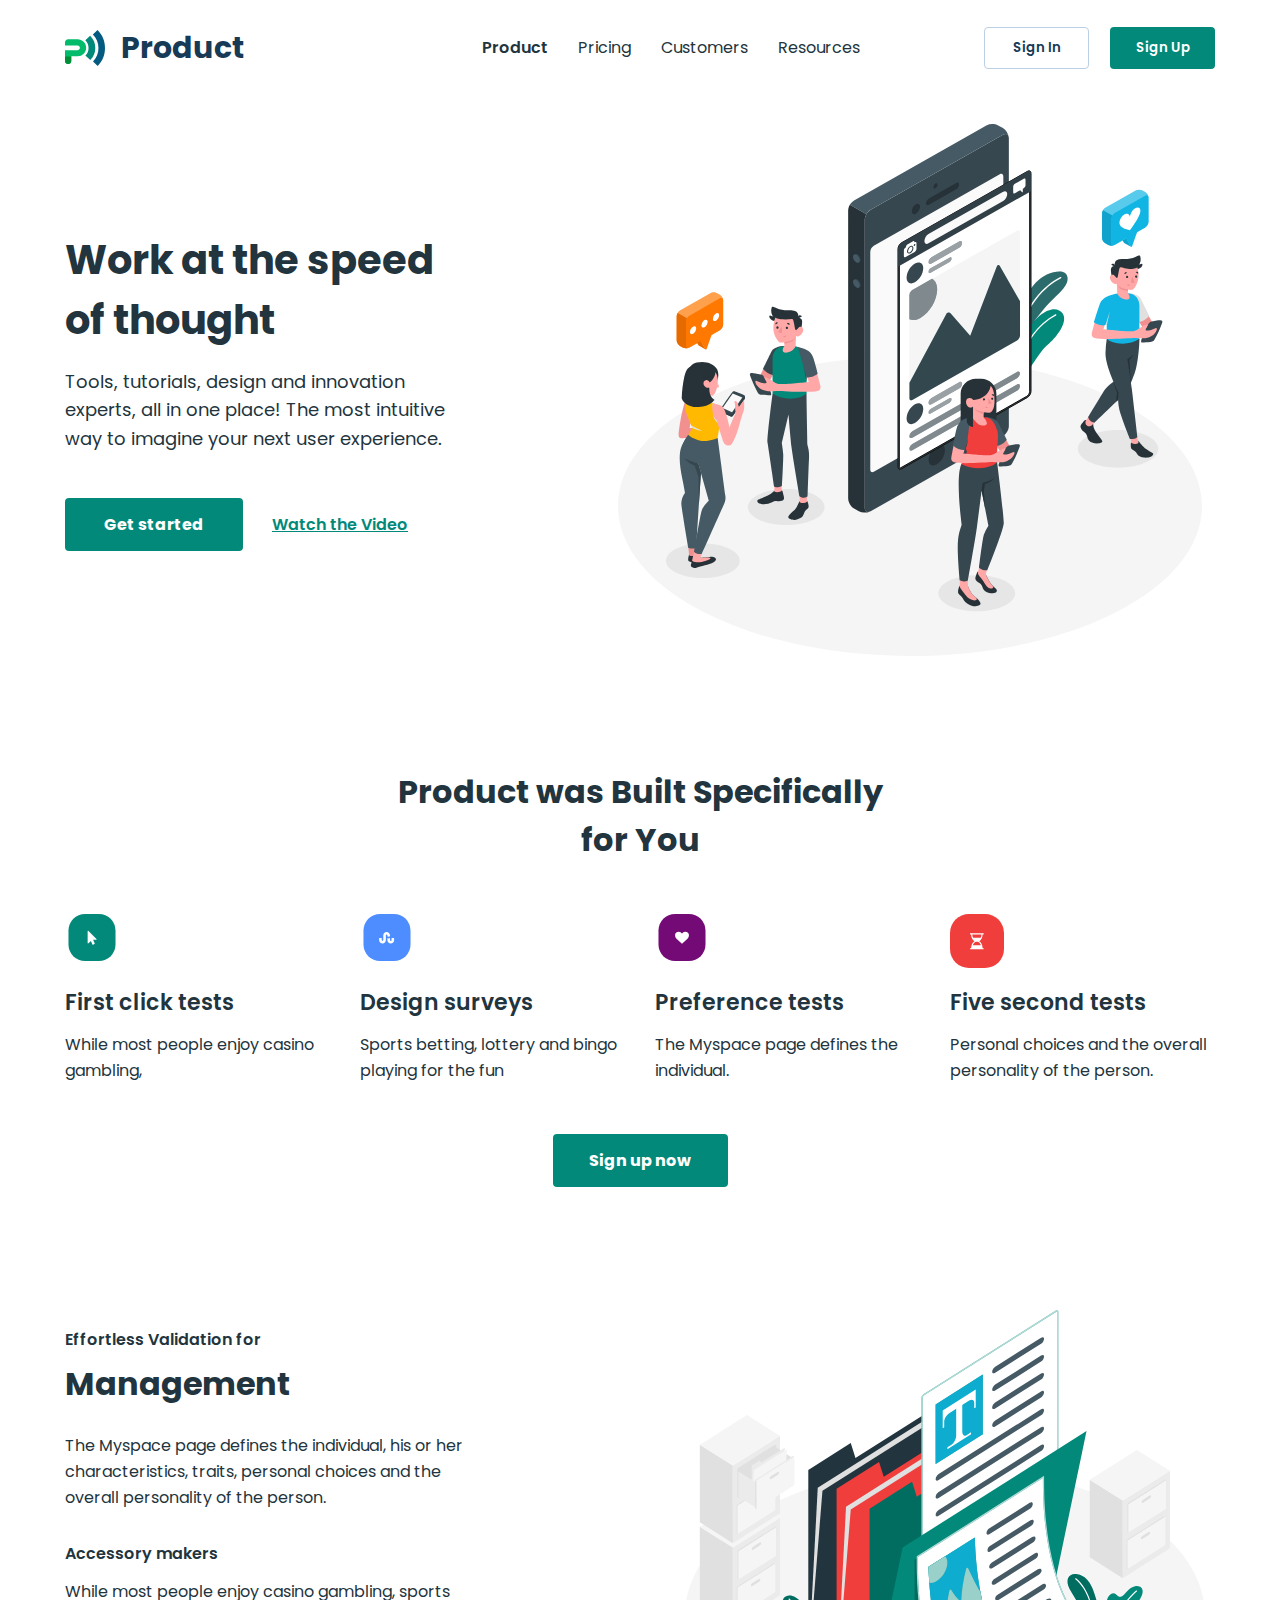
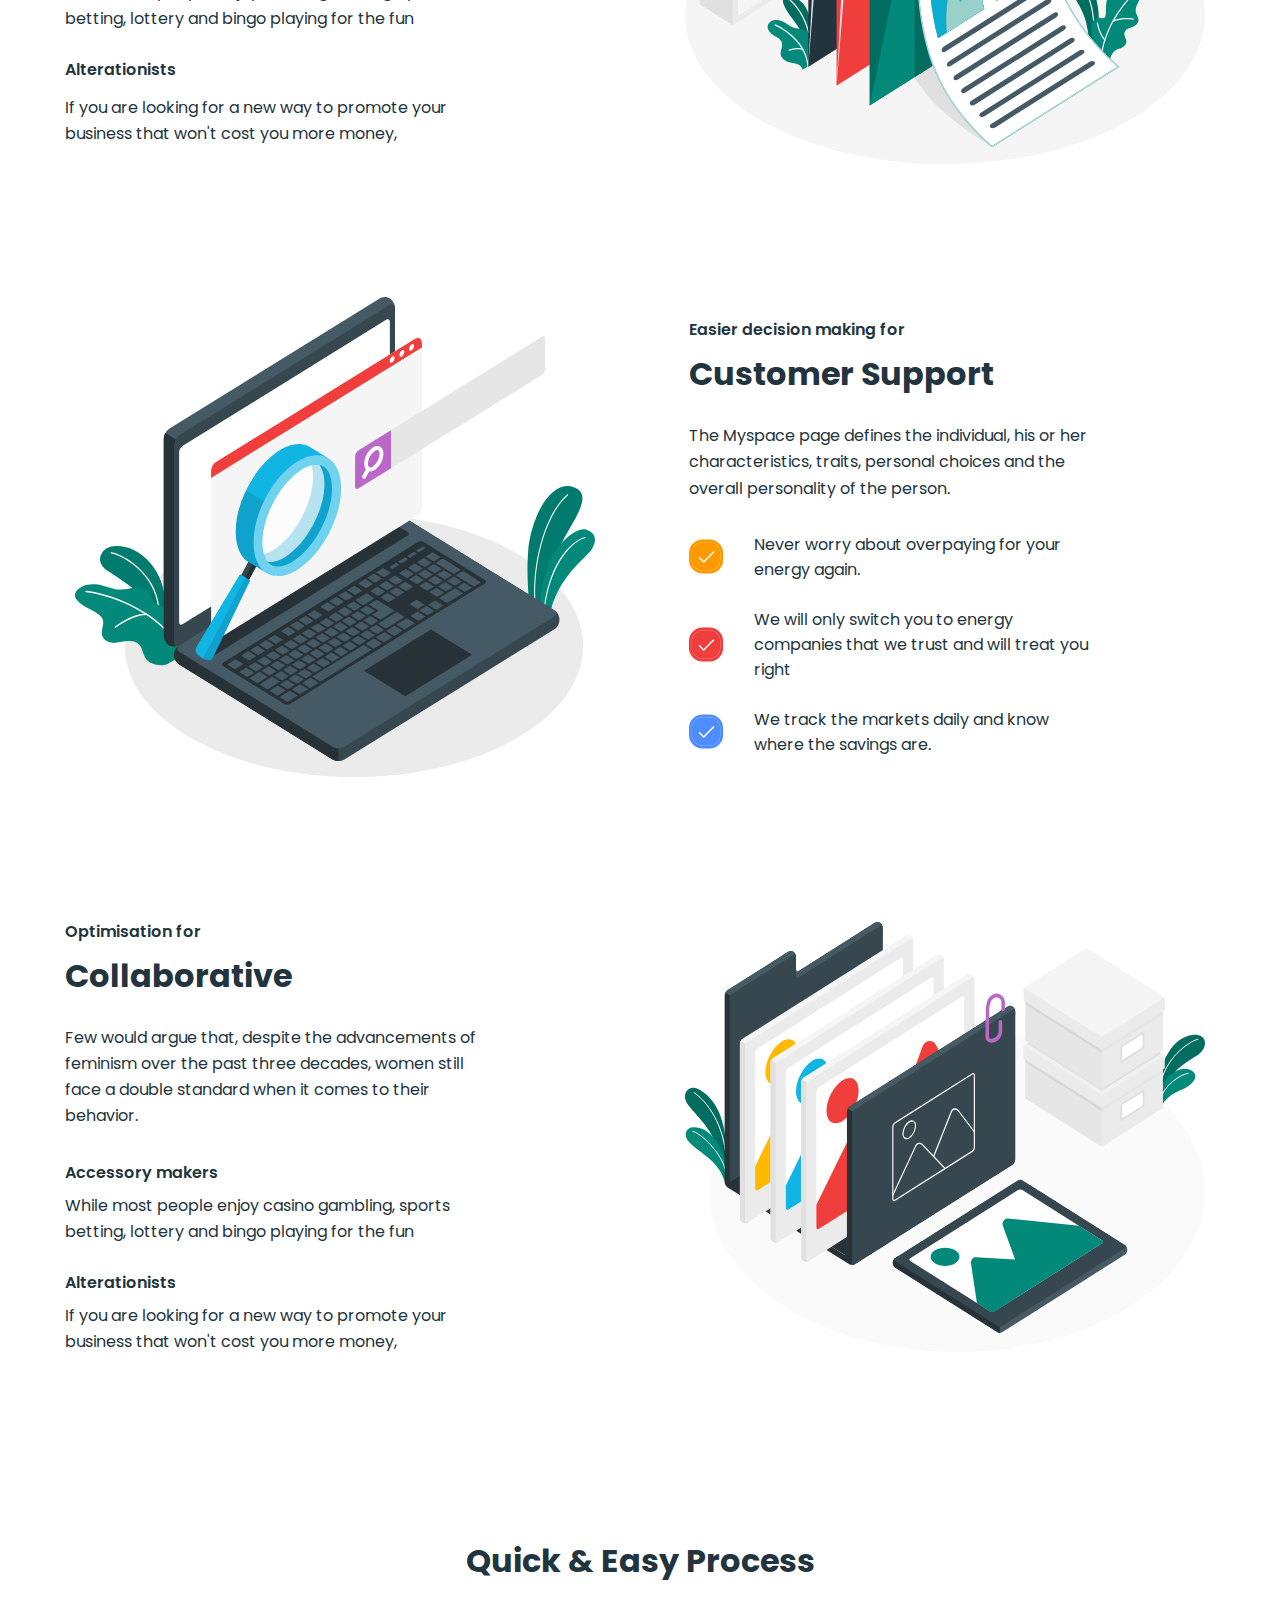
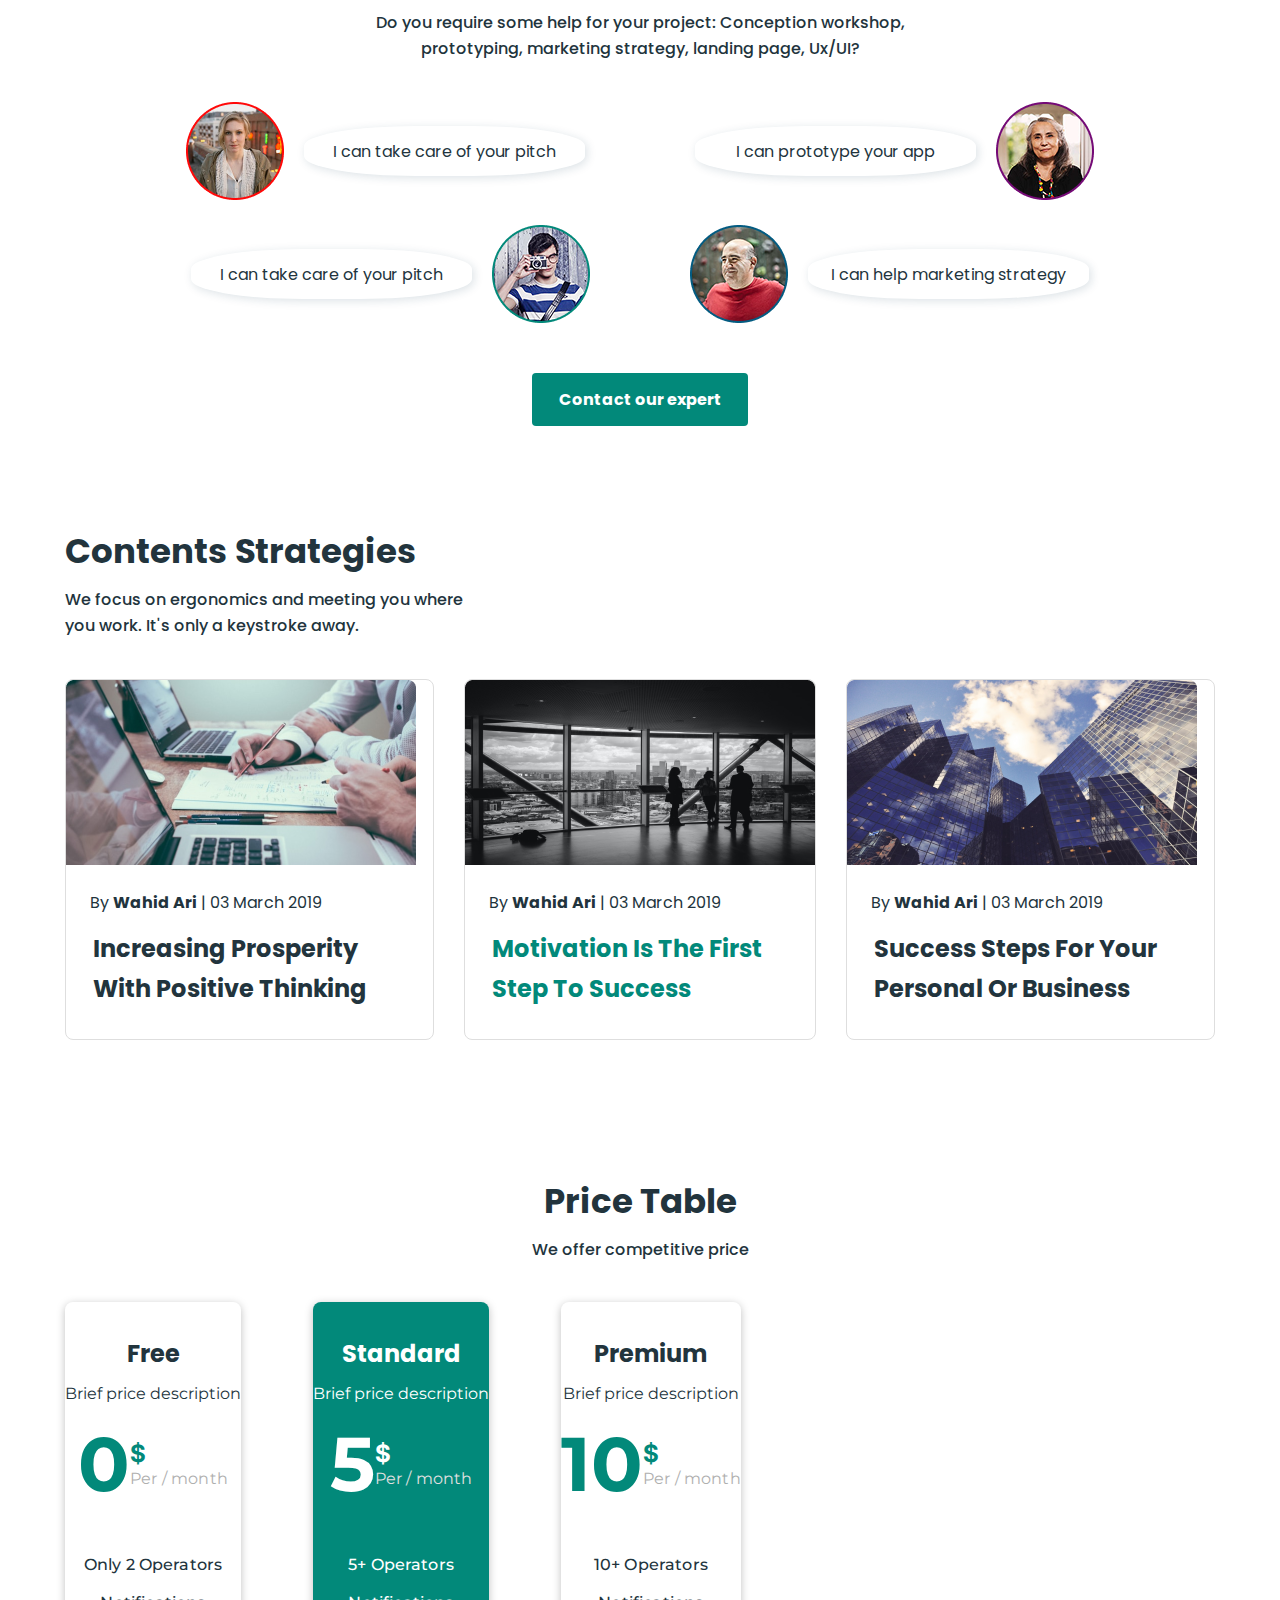
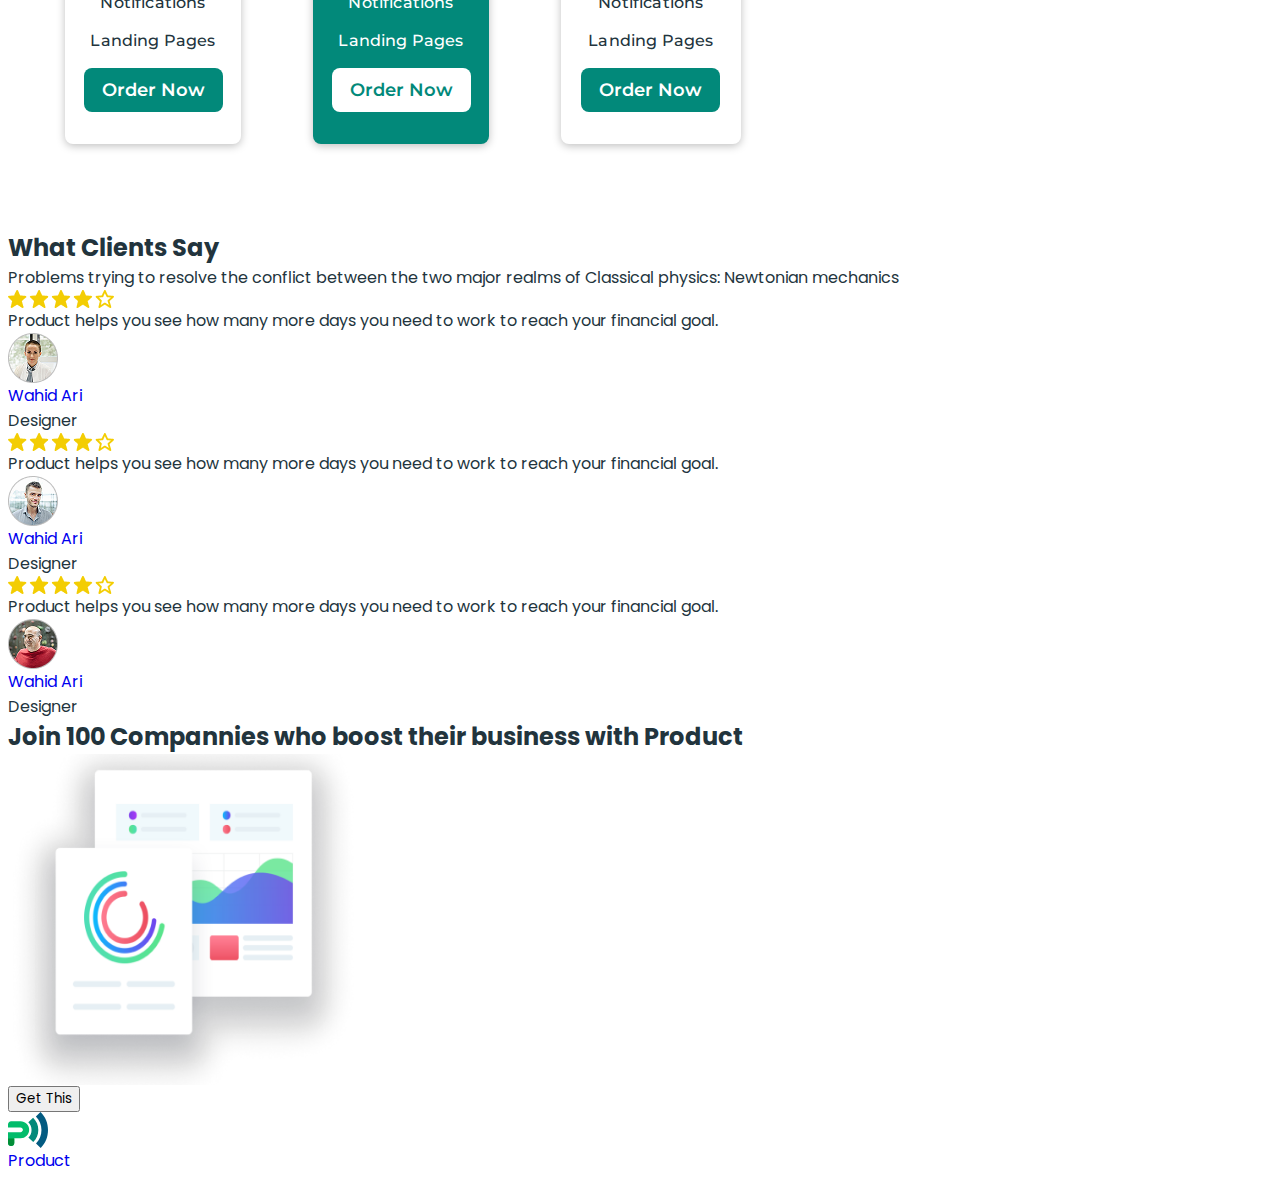
<file: index.html>
<!DOCTYPE html>
<html lang="en">
  
<head>

    <meta charset="UTF-8" />
    <meta name="viewport" content="width=device-width, initial-scale=1.0" />
    
    <!--modern normalise-->
    <link rel="stylesheet" href="https://cdnjs.cloudflare.com/ajax/libs/modern-normalize/3.0.1/modern-normalize.min.css" integrity="sha512-q6WgHqiHlKyOqslT/lgBgodhd03Wp4BEqKeW6nNtlOY4quzyG3VoQKFrieaCeSnuVseNKRGpGeDU3qPmabCANg==" crossorigin="anonymous" referrerpolicy="no-referrer" />
    
    <!--fonts-->
    <link rel="preconnect" href="https://fonts.googleapis.com">
    <link rel="preconnect" href="https://fonts.gstatic.com" crossorigin>
    <link href="https://fonts.googleapis.com/css2?family=Inter:opsz,wght@500;700&family=Montserrat:wght@400;500;600;700&family=Poppins:wght@400;500;600;700;800&family=Roboto:wght@400;500;700;900&display=swap" rel="stylesheet">
    
    <!--css-->
    <link rel="stylesheet" href="./css/styles.css">
    
    <title>Business promotion</title>

  </head>
  
  <body>

    <!-- HEADER -->
    
    <header class="header">

      <div class="container header-container">
        <a class="header-logo logo" href="./index.html">
          <img class="header-logo-img" src="./images/logo.svg" alt="logo" width="40" height="36" />
          Product
        </a>
        <nav class="header-nav">
          <ul class="header-nav-list">
            <li class="header-nav-item"><a class="header-nav-link current" href="./index.html">Product</a></li>
            <li class="header-nav-item"><a class="header-nav-link" href="./pricing.html">Pricing</a></li>
            <li class="header-nav-item"><a class="header-nav-link" href="./customers.html">Customers</a></li>
            <li class="header-nav-item"><a class="header-nav-link" href="">Resources</a></li>
          </ul>
        </nav>
        <ul class="header-btn-list">
          <li class="header-btn-item"><button class="header-btn-first" type="button">Sign In</button></li>
          <li class="header-btn-item"><button class="header-btn-second" type="button">Sign Up</button></li>
        </ul>
      </div>

    </header>

    <main>
      
      <!-- section HERO -->

      <section class="hero">

        <div class="container hero-container">
          
          <div class="hero-content-box">
            
            <h1 class="hero-title">Work at the speed of thought</h1>
            <p class="hero-text">
              Tools, tutorials, design and innovation experts, all in one place! The
              most intuitive way to imagine your next user experience.
            </p>
            
            <ul class="hero-btn-list">
              <li class="hero-btn-item"><button class="hero-btn-first" type="button">Get started</button></li>
              <li class="hero-btn-item"><button class="hero-btn-second" type="button">Watch the Video</button></li>
            </ul>

          </div>
          
          <img class="hero-img" src="./images/hero-img.svg" alt="hero image" width="610" height="555" />
        
        </div>
      </section>

      <!-- section FEATURE -->

      <section class="feature">

        <div class="container feature-container">

          <h2 class="feature-title">Product  was Built Specifically for You</h2>

          <ul class="feature-list">

            <li class="feature-list-item">
              <img class="feature-list-img" src="./images/icon-1.svg" alt="icon1" width="54" height="54">
              <h3 class="feature-subtitle">First click tests</h3>
              <p class="feature-text">While most people enjoy casino gambling,</p>
            </li>

            <li class="feature-list-item">
              <img class="feature-list-img" src="./images/icon-2.svg" alt="icon2" width="54" height="54">
              <h3 class="feature-subtitle">Design surveys</h3>
              <p class="feature-text">Sports betting, lottery and bingo playing for the fun</p>
            </li>

            <li class="feature-list-item">
              <img class="feature-list-img" src="./images/icon-3.svg" alt="icon3" width="54" height="54">
              <h3 class="feature-subtitle">Preference tests</h3>
              <p class="feature-text">The Myspace page defines the individual.</p>
            </li>

            <li class="feature-list-item">
              <img class="feature-list-img" src="./images/icon-4.svg" alt="icon4" width="54" height="54">
              <h3 class="feature-subtitle">Five second tests</h3>
              <p class="feature-text">Personal choices and the overall personality of the person.</p>
            </li>

          </ul>

          <button class="feature-btn" type="button">Sign up now</button>

        </div>

      </section>

      <!-- section MANAGEMENT -->

      <section class="management">

        <div class="container management-container">
          
          <div class="management-text-box">

            <p class="management-text-SB">Effortless Validation for</p>
            
            <h2 class="management-title">Management</h2>
            
            <p class="management-text-RG">The Myspace page defines the individual, his or her characteristics, traits, personal choices and the overall personality of the person.</p>
            
            <ul class="management-list">

              <li class="management-list-item">
                <p class="management-list-text-SB">Accessory makers</p>
                <p class="management-list-text-RG management-midl-text">While most people enjoy casino gambling, sports betting, lottery and bingo playing for the fun</p>
              </li>

              <li class="management-list-item">
                <p class="management-list-text-SB">Alterationists</p>
                <p class="management-list-text-RG">If you are looking for a new way to promote your business that won't cost you more money, </p>
              </li>

            </ul>
          </div>
          
          <img class="management-img" src="./images/management-img.svg" alt="folder with documents" width="540" height="500">
        
        </div>        
      
      </section>

      <!-- section SUPPORT -->

      <section class="support">

        <div class="container support-container">

          <img class="support-img" src="./images/support-img.svg" alt="laptop with plants" width="540" height="500">
                    
          <div class="support-text-box">

            <p class="support-text-SB">Easier decision making for</p>
            <h2 class="support-title">Customer Support</h2>
            <p class="support-text-RG">The Myspace page defines the individual, his or her characteristics, traits, personal choices and the overall personality of the person. </p>
            
            <ul class="support-list">
            
              <li class="support-list-item">
                <img class="support-list-img" src="./images/icon-yellow.svg" alt="icon yellow" width="35" height="35">
                <p class="support-list-text">Never worry about overpaying for your energy again. </p>
              </li>
            
              <li class="support-list-item">
                <img class="support-list-img" src="./images/icon-red.svg" alt="icon red" width="35" height="35">
                <p class="support-list-text">We will only switch you to energy companies that we trust and will treat you right</p>
              </li>
            
              <li class="support-list-item">
                <img class="support-list-img" src="./images/icon-blue.svg" alt="icon blue" width="35" height="35">
                <p class="support-list-text">We track the markets daily and know where the savings are.</p>
              </li>

            </ul>

          </div>

        </div>
      </section>

      <!-- section COLLABORATION -->

      <section class="collaboration">

        <div class="container collaboration-container">

          <div class="collaboration-text-box">
            <p class="collaboration-text-SB">Optimisation for</p>
            <h2 class="collaboration-title">Collaborative</h2>
            <p class="collaboration-text-RG">Few would argue that, despite the advancements of feminism over the past three decades, women still face a double standard when it comes to their behavior. </p>
            
            <ul class="collaboration-list">
              <li class="collaboration-list-item">
                <p class="collaboration-text-SB">Accessory makers</p>
                <p class="collaboration-list-text-RG collaboration-midl-text">While most people enjoy casino gambling, sports betting, lottery and bingo playing for the fun</p>
              </li>
              <li class="collaboration-list-item">
                <p class="collaboration-text-SB">Alterationists</p>
                <p class="collaboration-list-text-RG">If you are looking for a new way to promote your business that won't cost you more money, </p>
              </li>
            </ul>
          </div>

          <img src="./images/collaboration-img.svg" alt="folder with images" width="540" height="500">
        
        </div>

      </section>

      <!-- section STAFF -->

      <section class="staff">

        <div class="container staff-container">

          <h2 class="staff-title">Quick & Easy Process</h2>
          <p class="staff-text">Do you require some help for your project: Conception workshop, prototyping, marketing strategy, landing page, Ux/UI?</p>
          
          <ul class="staff-list">

            <div class="staff-item-box-top">
              <li class="staff-list-item">
                <img class="staff-list-img" src="./images/avatar1.png" alt="photo1" width="98" height="98">
                <div class="staff-list-box">
                  <p class="staff-list-text">I can take care of your pitch</p>
                </div>
              </li>
              <li class="staff-list-item">
                <div class="staff-list-box">
                  <p class="staff-list-text">I can prototype your app</p>
                </div>
                <img class="staff-list-img" src="./images/avatar2.png" alt="photo2" width="98" height="98">
              </li>
            </div>

            <div class="staff-item-box-bottom">
              <li class="staff-list-item">
                <div class="staff-list-box">
                  <p class="staff-list-text">I can take care of your pitch</p>
                </div>
                <img class="staff-list-img" src="./images/avatar3.png" alt="photo3" width="98" height="98">
              </li>
              <li class="staff-list-item">
                <img class="staff-list-img" src="./images/avatar4.png" alt="photo4" width="98" height="98">
                <div class="staff-list-box">
                  <p class="staff-list-text">I can help marketing strategy</p>
                </div>
              </li>
            </div>

          </ul>

          <button class="staff-btn" type="button">Contact our expert</button>

        </div>

      </section>

      <!-- section FEED -->

      <section class="feed">

        <div class="container feed-container">

          <h2 class="feed-title">Contents Strategies</h2>
          <p class="feed-text">We focus on ergonomics and meeting you where you work. It's only a keystroke away. </p>
          
          <ul class="feed-list">

            <li class="feed-list-item">
              <!--div class="feed-item-box"-->
                <a class="feed-item-link" href="#">
                  <img class="feed-list-img" src="./images/news-1.png" alt="news-1" width="350" height="185">
                  <p class="feed-item-text">By <span class="bold">Wahid Ari</span> |  03 March 2019</p>
                  <h3 class="feed-item-subtitle">Increasing Prosperity With Positive Thinking</h3>
                </a>
              <!--/div-->
            </li>

            <li class="feed-list-item">
              <!--div class="feed-item-box"-->
                <a class="feed-item-link" href="#">
                  <img class="feed-list-img" src="./images/news-2.png" alt="news-2" width="350" height="185">
                  <p class="feed-item-text">By <span class="bold">Wahid Ari</span> |  03 March 2019</p>
                  <h3 class="feed-item-subtitle midl-card-subtitle">Motivation Is The First Step To Success</h3>
                </a>
              <!--/div-->
            </li>

            <li class="feed-list-item">
              <!--div class="feed-item-box"-->
                <a class="feed-item-link" href="#">
                  <img class="feed-list-img" src="./images/news-3.png" alt="news-3" width="350" height="185">
                  <p class="feed-item-text">By <span class="bold">Wahid Ari</span> |  03 March 2019</p>
                  <h3 class="feed-item-subtitle">Success Steps For Your Personal Or Business</h3>
                </a>
              <!--/div-->
            </li>

          </ul>
        </div>

      </section>

      <!-- section PRICING -->

      <section class="price">

        <div class="container">

          <h2 class="price-title">Price Table</h2>
          <p class="price-text">We offer competitive price</p>

          <ul class="price-list">

            <li class="price-list-item">
              <h3 class="price-subtitle">Free</h3>
              <p class="price-list-text-first">Brief price description</p>
              <div class="price-list-box-first">
                <p class="price-list-text-second">0</p>
                <div class="price-list-box-second">
                  <p class="price-list-text-third">$</p>
                  <p class="price-list-text-fourth">Per / month</p>
                </div>
              </div>
              <p class="price-list-text-fifth">Only 2 Operators</p>
              <a class="price-list-link" href="#">Notifications</a>
              <a class="price-list-link" href="#">Landing Pages</a>
              <button class="price-list-btn" type="button">Order Now</button>
            </li>

            <li class="price-list-item price-midl-card">
              <h3 class="price-subtitle price-midl-card">Standard</h3>
              <p class="price-list-text-first price-midl-card">Brief price description</p>
              <div class="price-list-box-first">
                <p class="price-list-text-second price-midl-card">5</p>
                <div class="price-list-box-second">
                  <p class="price-list-text-third price-midl-card">$</p>
                  <p class="price-list-text-fourth price-midl-card-plus">Per / month</p>
                </div>
              </div>
              <p class="price-list-text-fifth price-midl-card">5+ Operators</p>
              <a class="price-list-link price-midl-card" href="#">Notifications</a>
              <a class="price-list-link price-midl-card" href="#">Landing Pages</a>
              <button class="price-list-btn price-midl-card-btn" type="button">Order Now</button>
            </li>

            <li class="price-list-item">
              <h3 class="price-subtitle">Premium</h3>
              <p class="price-list-text-first">Brief price description</p>
              <div class="price-list-box-first">
                <p class="price-list-text-second">10</p>
                <div class="price-list-box-second">
                  <p class="price-list-text-third">$</p>
                  <p class="price-list-text-fourth">Per / month</p>
                </div>
              </div>
              <p class="price-list-text-fifth">10+ Operators</p>
              <a class="price-list-link" href="#">Notifications</a>
              <a class="price-list-link" href="#">Landing Pages</a>
              <button class="price-list-btn" type="button">Order Now</button>
            </li>

          </ul>

        </div>

      </section>

      <!-- feedback -->

      <section>
        <h2>What Clients Say</h2>
        <p>Problems trying to resolve the conflict between the two major realms of Classical physics: Newtonian mechanics </p>
        <ul>
          <li>
            <img src="./images/Stars-1.png" alt="Stars-1" width="106" height="18">
            <p>Product helps you see how many more days you need to work to reach your financial goal.</p>
            <img src="./images/Ellipse-1.png" alt="Ellipse-1" width="50" height="50">
            <a href="#">Wahid Ari</a>
            <p>Designer</p>
          </li>
          <li>
            <img src="./images/Stars-2.png" alt="Stars-2" width="106" height="18">
            <p>Product helps you see how many more days you need to work to reach your financial goal.</p>
            <img src="./images/Ellipse-2.png" alt="Ellipse-2" width="50" height="50">
            <a href="#">Wahid Ari</a>
            <p>Designer</p>
          </li>
          <li>
            <img src="./images/Stars-3.png" alt="Stars-3" width="106" height="18">
            <p>Product helps you see how many more days you need to work to reach your financial goal.</p>
            <img src="./images/Ellipse-3.png" alt="Ellipse-3" width="50" height="50">
            <a href="#">Wahid Ari</a>
            <p>Designer</p>
          </li>
        </ul>
      </section>

      <!-- promo -->

      <section>
        <h2>Join 100 Compannies who boost their business with Product</h2>
        <img src="./images/screen.png" alt="screen" width="351" height="331">
        <button type="button">Get This</button>
      </section>
    </main>

    <footer>
      <a href="./index.html">
        <img src="./images/logo.svg" alt="logo" width="40" height="36" />
        Product
      </a>

    </footer>
  </body>
</html>
</file>
<file: css/styles.css>
/* RESET */

h1, 
h2, 
h3, 
h4, 
h5, 
h6, 
p {
    margin: 0;
}

a {
    text-decoration: none;
}

ul {
    list-style-type: none;
    margin: 0;
    padding-left: 0;
}

button {
    font-family: inherit;
    cursor: pointer;
}

img {
    display: block;
}

/* BASE STYLES */

body {
    font-family: "Poppins", sans-serif;
    color: #22343d;
    background-color: #fff;
}

.container {
    width: 1150px;
    padding: 0 20px;
    margin: 0 auto;    
}

/* HEADER */

.header {}

.header-container {
    display: flex;
    align-items: center;
}

.header-logo {
    margin-right: 237px;
}

.logo {
    display: flex;
    gap: 16px;
    align-items: center;
    font-weight: 700;
    font-size: 30px;
    line-height: 0.93;
    color: #173a56;
}

.header-logo-img {}

.header-nav {
    margin-right: auto;
}

.header-nav-list {
    display: flex;
    gap: 30px;
}

.header-nav-item {}

.current {
    font-weight: 600;
}

.header-nav-link {
    display: block;
    line-height: 1.75;
    color: #22343d;
    padding-top: 26px;
    padding-bottom: 26px;
}

.header-nav-link:hover, 
.header-nav-link:focus {
    color: #4d8dff;
}

.header-btn-list {
    display: flex;
    gap: 21px;
}

.header-btn-item {}

.header-btn-first {
    font-weight: 600;
    text-align: center;
    color: #173a56;
    border: 1px solid #bcd0e5;
    border-radius: 4px;
    min-width: 105px;
    height: 42px;
    background-color: transparent;
    transition: color 250ms cubic-bezier(0.4, 0, 0.2, 1);
    transition: background-color 250ms cubic-bezier(0.4, 0, 0.2, 1);
}

.header-btn-first:hover, 
.header-btn-first:focus {
    color: #fff;
    background-color: #4d8dff;
}

.header-btn-second {
    font-weight: 600;
    text-align: center;
    color: #fff;
    border: none;
    border-radius: 4px;
    min-width: 105px;
    height: 42px;
    background-color: #02897a;
    transition: color 250ms cubic-bezier(0.4, 0, 0.2, 1);
    transition: background-color 250ms cubic-bezier(0.4, 0, 0.2, 1);
}

.header-btn-second:hover,
.header-btn-second:focus {
    color: #fff;
    background-color: #4d8dff;
}

/* section HERO */

.hero {
    padding-top: 25px;
    padding-bottom: 50px;
}

.hero-container {
    display: flex;
    /*gap: 35px;*/
    align-items: center;
}

.hero-content-box {
    width: 465px;
    margin-right: auto;
}

.hero-title {
    font-weight: 700;
    font-size: 40px;
    line-height: 1.5;
    color: #22343d;
    margin-bottom: 18px;
    max-width: 390px;
}

.hero-text {
    font-size: 18px;
    line-height: 1.56;
    color: #22343d;
    margin-bottom: 45px;
    max-width: 415px;
}

.hero-btn-list {
    display: flex;
    align-items: center;
}

.hero-btn-item {}

.hero-btn-first {
    font-weight: 700;
    font-size: 16px;
    color: #fff;
    border: none;
    border-radius: 4px;
    min-width: 178px;
    height: 53px;
    background-color: #02897a;
    transition: color 250ms cubic-bezier(0.4, 0, 0.2, 1);
    transition: background-color 250ms cubic-bezier(0.4, 0, 0.2, 1);
}

.hero-btn-first:hover, .hero-btn-first:focus {
    color: #fff;
    background-color: #4d8dff;
}

.hero-btn-second {
    font-weight: 600;
    font-size: 16px;
    text-decoration: underline;
    text-decoration-skip-ink: none;
    color: #02897a;
    border: none;
    border-radius: 4px;
    min-width: 194px;
    height: 53px;
    background-color: transparent;
    transition: color 250ms cubic-bezier(0.4, 0, 0.2, 1);
    transition: background-color 250ms cubic-bezier(0.4, 0, 0.2, 1);
}

.hero-btn-second:hover,
.hero-btn-second:focus {
    color: #fff;
    background-color: #4d8dff;
}

.hero-img {}

/* section FEATURE */

.feature {
    padding-top: 50px;
    padding-bottom: 50px;
}

.feature-container {}

.feature-title {
    font-weight: 700;
    font-size: 32px;
    text-align: center;
    color: #22343d;
    max-width: 500px;
    margin-bottom: 50px;
    margin-left: auto;
    margin-right: auto;
}

.feature-list {
    margin-bottom: 50px;
    display: flex;
    gap: 30px;
}

.feature-list-item {
    width: calc((100% - 90px) / 4);
}

.feature-list-img {
    margin-bottom: 18px;
}

.feature-subtitle {
    font-weight: 600;
    font-size: 22px;
    color: #22343d;
    margin-bottom: 13px;
}

.feature-text {
    line-height: 1.625;
    color: #22343d;
}

.feature-btn {
    font-weight: 700;
    font-size: 16px;
    color: #fff;
    border: none;
    border-radius: 4px;
    min-width: 175px;
    height: 53px;
    background-color: #02897a;
    transition: color 250ms cubic-bezier(0.4, 0, 0.2, 1);
    transition: background-color 250ms cubic-bezier(0.4, 0, 0.2, 1);
    display: block;
    margin-left: auto;
    margin-right: auto;
}

.feature-btn:hover,
.feature-btn:focus {
    color: #fff;
    background-color: #4d8dff;
}

/* section MANAGEMENT */

.management {
    padding-top: 50px;
    padding-bottom: 50px;
}

.management-container {
    display: flex;
    align-items: center;
}

.management-text-box {
    margin-right: auto;
}

.management-text-SB {
    font-weight: 600;
    font-size: 16px;
    margin-bottom: 8px;
}

.management-title {
    font-weight: 700;
    font-size: 32px;
    margin-bottom: 25px;
}

.management-text-RG {
    max-width: 430px;
    line-height: 1.63;
    margin-bottom: 30px;   
}

.management-list {}

.management-list-item {}

.management-list-text-SB {
    max-width: 430px;
    font-weight: 600;
    line-height: 1.63;
    margin-bottom: 12px;
}

.management-list-text-RG {
    max-width: 430px;
    line-height: 1.63;
}

.management-midl-text {
    margin-bottom: 25px;
}

.management-img {}

/* section SUPPORT */

.support {
    padding-top: 50px;
    padding-bottom: 50px;
}

.support-container {
    display: flex;
    align-items: center;
}

.support-img {
    margin-right: 84px;
}

.support-text-box {
    max-width: 410px;
}

.support-text-SB {
    margin-bottom: 8px;
    font-weight: 600;
}

.support-title {
    margin-bottom: 25px;
    font-weight: 700;
    font-size: 32px;
}

.support-text-RG {
    margin-bottom: 30px;
    line-height: 1.63;
}

.support-list {
    display: flex;
    flex-direction: column;
    flex-wrap: wrap;
    gap: 25px;
}

.support-list-item {
    display: flex;
    align-items: center;
    gap: 30.06px;
}

.support-list-img {}

.support-list-text {}

/* section COLLABORATION */

.collaboration {
    padding-top: 50px;
    padding-bottom: 75px;
}

.collaboration-container {
    display: flex;
    align-items: center;
}

.collaboration-text-box {
    margin-right: auto;
}

.collaboration-text-SB {
    font-weight: 600;
    font-size: 16px;
    margin-bottom: 8px;
}

.collaboration-title {
    font-weight: 700;
    font-size: 32px;
    margin-bottom: 25px;
}

.collaboration-text-RG {
    max-width: 430px;
    line-height: 1.63;
    margin-bottom: 30px;
}

.collaboration-list {}

.collaboration-list-item {}

.collaboration-list-text-SB {
    max-width: 430px;
    font-weight: 600;
    line-height: 1.63;
    margin-bottom: 12px;
}

.collaboration-list-text-RG {
    max-width: 430px;
    line-height: 1.63;
}

.collaboration-midl-text {
    margin-bottom: 25px;
}

.collaboration-img {}

/* section STAFF */

.staff {
    padding-top: 75px;
    padding-bottom: 50px;
}

.staff-container {}

.staff-title {
    font-weight: 700;
    font-size: 32px;
    text-align: center;
    margin-bottom: 25px;
}

.staff-text {
    max-width: 542px;
    font-weight: 500;
    font-size: 16px;
    line-height: 1.63;
    text-align: center;
    margin-left: auto;
    margin-right: auto;
    margin-bottom: 40px;
}

.staff-list {
    display: flex;
    flex-wrap: wrap;
    align-items: center;
    justify-content: center;
    margin-bottom: 50px;
}

.staff-item-box-top {
    display: flex;
    align-items: center;
    gap: 110px;
    margin-bottom: 25px;
}

.staff-item-box-bottom {
    display: flex;
        align-items: center;
        gap: 100px;
}

.staff-list-item {
    display: flex;
    align-items: center;
    gap: 20px;
}

.staff-list-img {}

.staff-list-box {
    display: flex;
    justify-content: center;
    align-items: center;
    width: 281px;
    height: 50px;
    border-radius: 40%;
    background-color: #fff;
    border: none;
    box-shadow: 2px 2px 10px 0 rgba(23, 58, 86, 0.15);
}

.staff-list-text {
    
}

.staff-btn {
    font-weight: 700;
    font-size: 16px;
    color: #fff;
    border: none;
    border-radius: 4px;
    min-width: 216px;
    height: 53px;
    background-color: #02897a;
    transition: color 250ms cubic-bezier(0.4, 0, 0.2, 1);
    transition: background-color 250ms cubic-bezier(0.4, 0, 0.2, 1);
    display: block;
    margin-left: auto;
    margin-right: auto;
}

.staff-btn:hover,
.staff-btn:focus {
    color: #fff;
    background-color: #4d8dff;
}

/* section FEED */

.feed {
    padding-top: 50px;
    padding-bottom: 85.5px;
}

.feed-container {}

.feed-title {
    font-weight: 700;
    font-size: 34px;
    margin-bottom: 10px;
}

.feed-text {
    font-weight: 500;
    line-height: 1.625;
    margin-bottom: 40px;
    max-width: 400px;
}

.feed-list {
    display: flex;
    gap: 30px;
}

.feed-list-item {
    border: 1px solid #dedede;
        border-radius: 8px;
        width: calc((100% - 60) / 3);
        height: 359px;
}

.feed-item-box {
    
}

.feed-item-link {
    color: inherit;
}

.feed-list-img {
    margin-bottom: 24px;
}

.feed-item-text {
    line-height: 1.75;
    color: #22343d;
    margin-bottom: 12px;
    padding-left: 24.14px;
}

.bold {font-weight: 700;}

.feed-item-subtitle {
    font-weight: 700;
    font-size: 24px;
    line-height: 1.67;
    color: #22343d;
    padding-left: 27px;
    padding-right: 27px;
}

.midl-card-subtitle {
    color: #02897a;
}

.feed-list-link:hover {
    color: #4d8dff;
}

/* section PRICING */

.price {
    padding-top: 50px;
    padding-bottom: 85.5px;
}

.price-title {
    font-weight: 700;
    font-size: 34px;
    text-align: center;
    margin-bottom: 10px;
}

.price-text {
    font-weight: 500;
    text-align: center;
    margin-left: auto;
    margin-right: auto;
    margin-bottom: 40px;
}

.price-list {
    display: flex;
    gap: 72px;
}

.price-list-item {
    width: calc((100% - 144) /3);
    border-radius: 8px;
    border: none;
    box-shadow: 0 2px 8px 0 rgba(0, 0, 0, 0.25);
    background-color: #fff;
    padding-top: 32px;
    padding-bottom: 32px;}

.price-subtitle {
    font-weight: 700;
    font-size: 24px;
    line-height: 1.67;
    text-align: center;
}

.price-list-text-first {
    font-family: "Montserrat", sans-serif;
    font-weight: 400;
    font-size: 16px;
    line-height: 2.5;
    text-align: center;
}

.price-list-box-first {
    display: flex;
    align-items: center;
    justify-content: center;
    margin-bottom: 40px;
}

.price-list-text-second {
    font-family: "Montserrat", sans-serif;
    font-weight: 700;
    font-size: 76px;
    line-height: 1.32;
    letter-spacing: 0em;
    text-align: center;
    color: #02897a;
}

.price-list-box-second {}

.price-list-text-third {
    font-family: "Inter", sans-serif;
    font-weight: 700;
    font-size: 24px;
    line-height: 1.25;
    letter-spacing: 0em;
    color: #02897a;
}

.price-list-text-fourth {
    font-family: "Montserrat", sans-serif;
    font-weight: 400;
    font-size: 16px;
    line-height: 1.1875;
    letter-spacing: 0.01em;
    color: #afafaf;
}

.price-list-text-fifth {
    font-family: "Montserrat", sans-serif;
    font-weight: 500;
    font-size: 16px;
    line-height: 1.375;
    letter-spacing: 0.01em;
    text-align: center;
    margin-bottom: 16px;
}

.price-list-link {
    display: block;
    text-align: center;
    font-family: "Montserrat", sans-serif;
    font-weight: 500;
    font-size: 16px;
    line-height: 1.375;
    letter-spacing: 0.01em;
    color: #22343d;
    margin-bottom: 16px;
}

.price-list-btn {
    margin-top: 14px;
    font-family: "Montserrat", sans-serif;
    font-weight: 600;
    font-size: 18px;
    color: #fff;
    border: none;
    border-radius: 8px;
    min-width: 139px;
    height: 44px;
    background-color: #02897a;
    transition: color 250ms cubic-bezier(0.4, 0, 0.2, 1);
    transition: background-color 250ms cubic-bezier(0.4, 0, 0.2, 1);
    display: block;
    margin-left: auto;
    margin-right: auto;
}

.price-midl-card-btn {
    color: #02897a;
    background-color: #fff;
}

.price-midl-card {
    color: #fff;
    background-color: #02897a;
}

.price-midl-card-plus {
    color: #e0e0e0;
}

.price-list-btn:hover,
.price-list-btn:focus {
    color: #fff;
    background-color: #4d8dff;
}

.price-list-link:hover,
.price-list-link:focus {
    color: #4d8dff;
}
</file>
